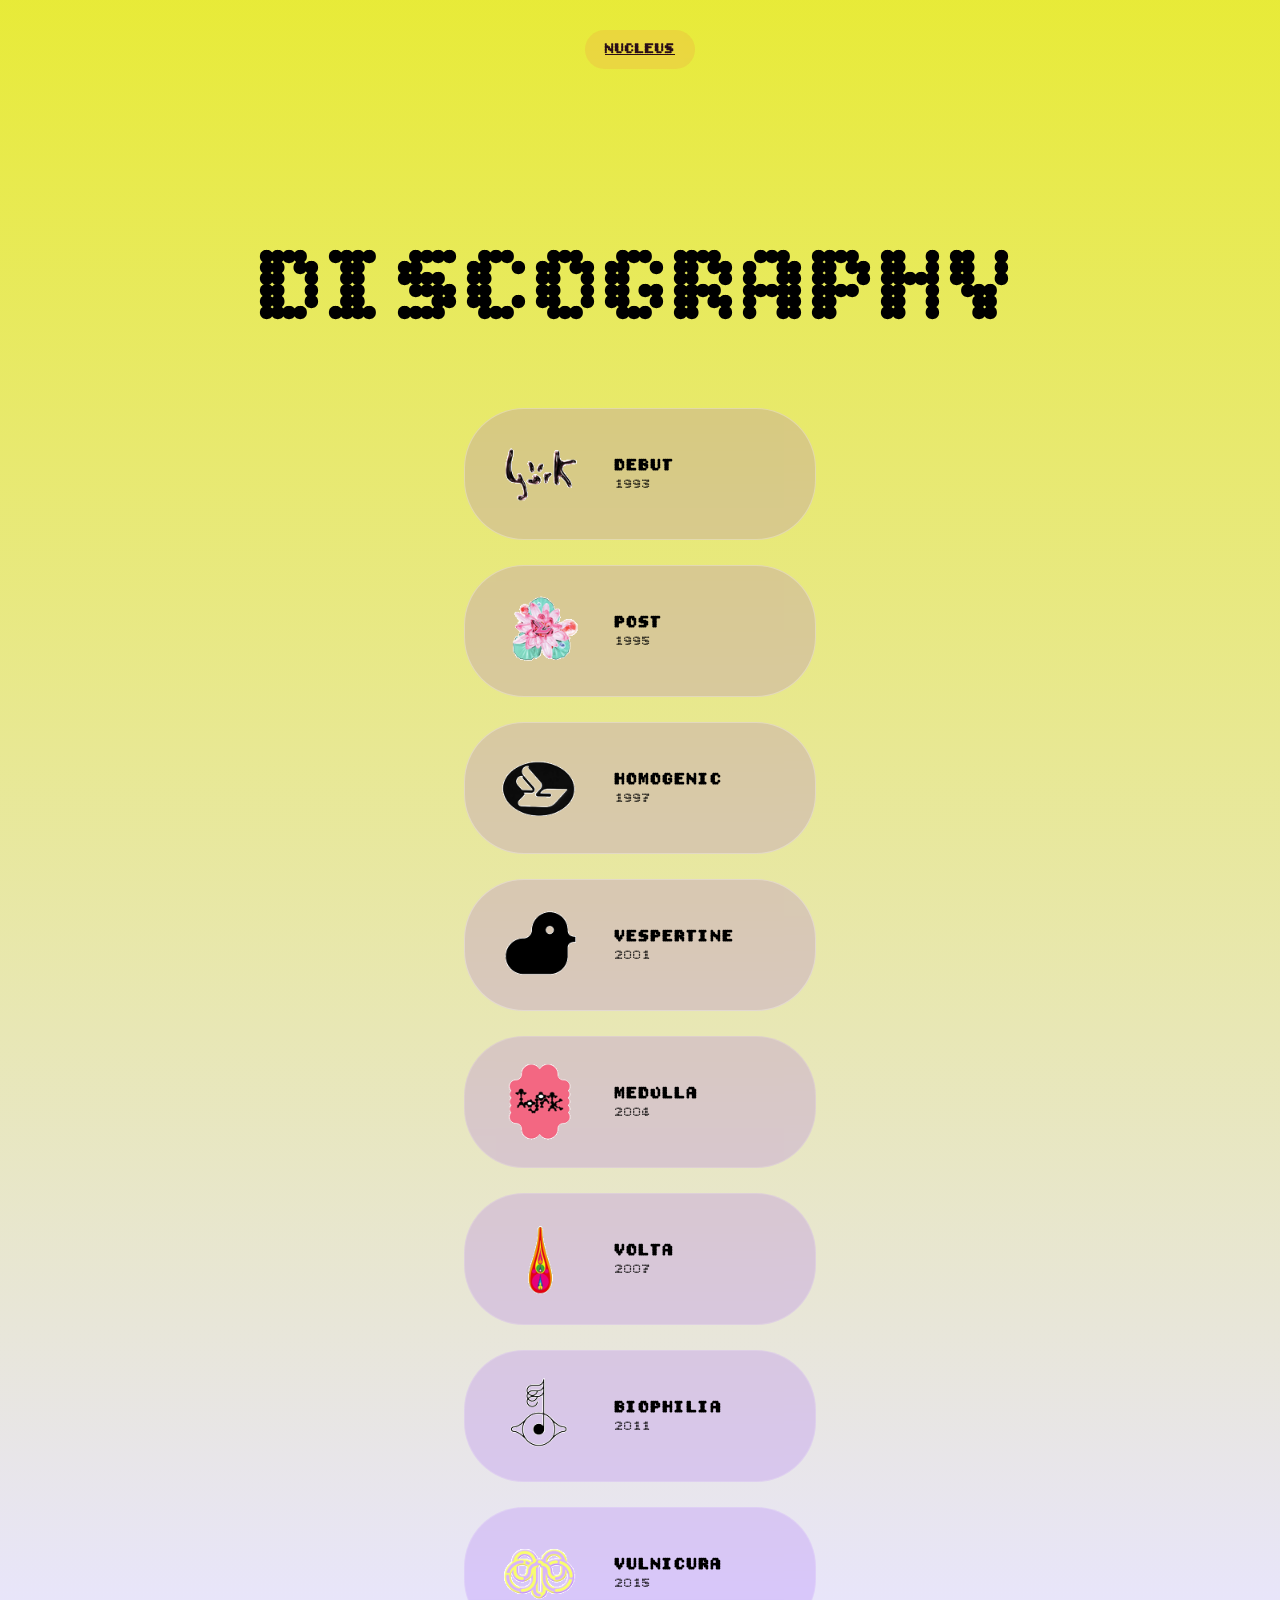
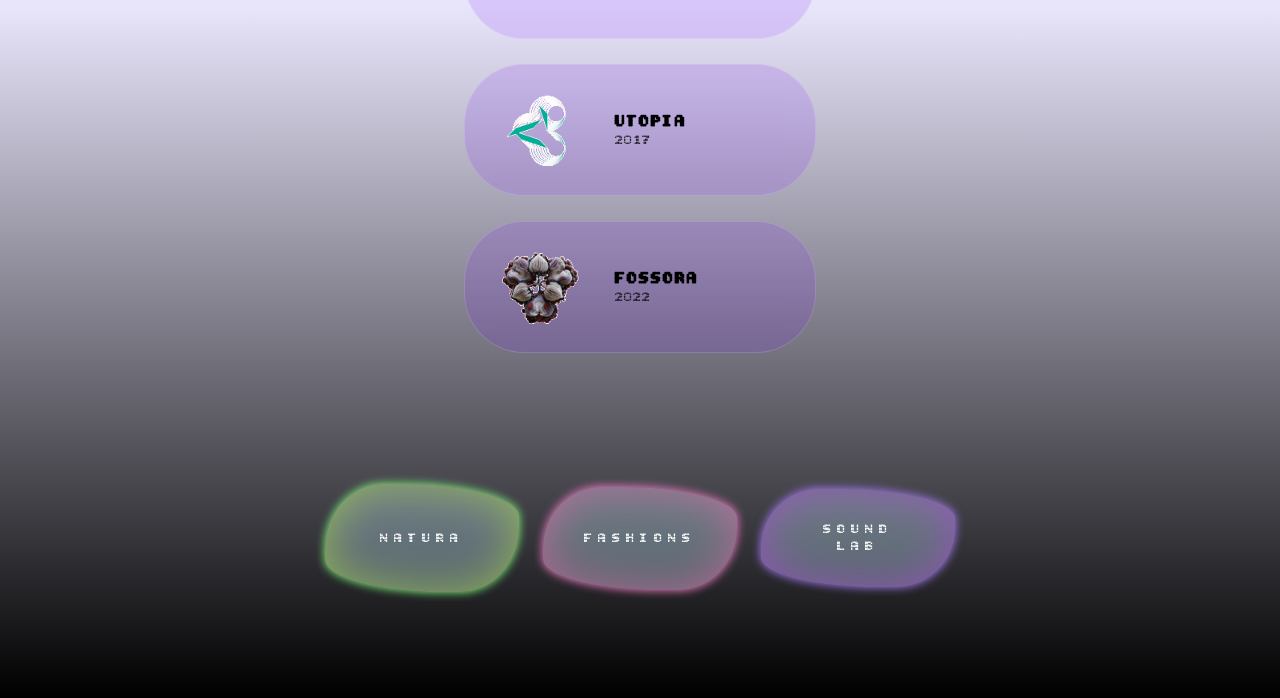
<file: eras.html>
<!DOCTYPE html>
    <title> BJÖRK :: MUSIC TIMELINE</title>
    
    <link rel="preconnect" href="https://fonts.googleapis.com">
    <link rel="preconnect" href="https://fonts.gstatic.com" crossorigin>
    <link href="https://fonts.googleapis.com/css2?family=Bitcount+Grid+Double:wght@100..900&display=swap" rel="stylesheet">
<link rel="stylesheet" href="style.css">

</head>
<body>

    <div class="nav-bar top-beans" style="margin-top: 30px;">
        <a href="index.html" class="nav-btn float-bean bean-nucleus">Nucleus</a>
    </div>

    <header>
        <h1>Discography</h1>
    </header>

    <main class="timeline-container">

        <div class="album-pill">
        <div class="art-wrapper">
        <img src="covers/debutlogo.gif" class="img-logo" alt="Debut Logo">
        <img src="covers/debut.gif" class="img-cover" alt="Debut Cover">
    </div>
    <div class="text-group">
        <span class="album-title">Debut</span>
        <span class="album-year">1993</span>
    </div>

</div>
        <div class="album-pill">
            <div class="art-wrapper">
            <img src="covers/postlogo.gif" class="img-logo" alt="Post Logo">
            <img src="covers/post.gif" class="img-cover" alt="Post Cover">
        </div>
            <div class="text-group">
                <span class="album-title">Post</span>
                <span class="album-year">1995</span>
            </div>
        </div>

        <div class="album-pill">
            <div class="art-wrapper">
            <img src="covers/homogeniclogo.gif" class="img-logo" alt="Homogenic Logo">
            <img src="covers/homogenic.gif" class="img-cover" alt="Homogenic Cover">
            </div>
            <div class="text-group">
                <span class="album-title">Homogenic</span>
                <span class="album-year">1997</span>
            </div>
        </div>

        <div class="album-pill">
            <div class="art-wrapper">
            <img src="covers/vespertinelogo.gif" class="img-logo" alt="Vespertine Logo">
            <img src="covers/vespertine.gif" class="img-cover" alt="Vespertine Cover">
        </div>
            <div class="text-group">
                <span class="album-title">Vespertine</span>
                <span class="album-year">2001</span>
            </div>
        </div>

        <div class="album-pill light-text">
           <div class="art-wrapper">
            <img src="covers/medullalogo.gif" class="img-logo" alt="Medulla Logo">
            <img src="covers/medulla.gif" class="img-cover" alt="Medulla Cover"></div>
            <div class="text-group">
                <span class="album-title">Medúlla</span>
                <span class="album-year">2004</span>
            </div>
        </div>

        <div class="album-pill light-text">
            <div class="art-wrapper">
            <img src="covers/voltalogo.gif" class="img-logo" alt="Volta Logo">
            <img src="covers/volta.gif" class="img-cover" alt="Volta Cover"></div>
            <div class="text-group">
                <span class="album-title">Volta</span>
                <span class="album-year">2007</span>
            </div>
        </div>

        <div class="album-pill light-text">
            <div class="art-wrapper">
            <img src="covers/biophilialogo.gif" class="img-logo" alt="Biophilia Logo">
            <img src="covers/biophilia.gif" class="img-cover" alt="Biophilia Cover"></div>
            <div class="text-group">
                <span class="album-title">Biophilia</span>
                <span class="album-year">2011</span>
            </div>
        </div>

        <div class="album-pill light-text">
            <div class="art-wrapper">
            <img src="covers/vulnicuralogo.gif" class="img-logo" alt="Vulnicura Logo">
            <img src="covers/vulnicura.gif" class="img-cover" alt="Vulnicura Cover"></div>
            <div class="text-group">
                <span class="album-title">Vulnicura</span>
                <span class="album-year">2015</span>
            </div>
        </div>

        <div class="album-pill light-text">
            <div class="art-wrapper">
            <img src="covers/utopialogo.gif" class="img-logo" alt="Utopia Logo">
            <img src="covers/utopia.gif" class="img-cover" alt="Utopia Cover"></div>
            <div class="text-group">
                <span class="album-title">Utopia</span>
                <span class="album-year">2017</span>
            </div>
        </div>

        <div class="album-pill light-text">
            <div class="art-wrapper">
            <img src="covers/fossoralogo.gif" class="img-logo" alt="Fossora Logo">
            <img src="covers/fossora.gif" class="img-cover" alt="Fossora Cover"></div>
            <div class="text-group">
                <span class="album-title">Fossora</span>
                <span class="album-year">2022</span>
            </div>
        </div>

<div class="bottom-nav">
            <a href="natura.html" class="nav-bean bean-1">NATURA</a>
            <a href="fashion.html" class="nav-bean bean-2">FASHIONS</a>
            <a href="soundboard.html" class="nav-bean bean-3">SOUND LAB</a>
        </div>

    </main>

</body>
</html>
</file>
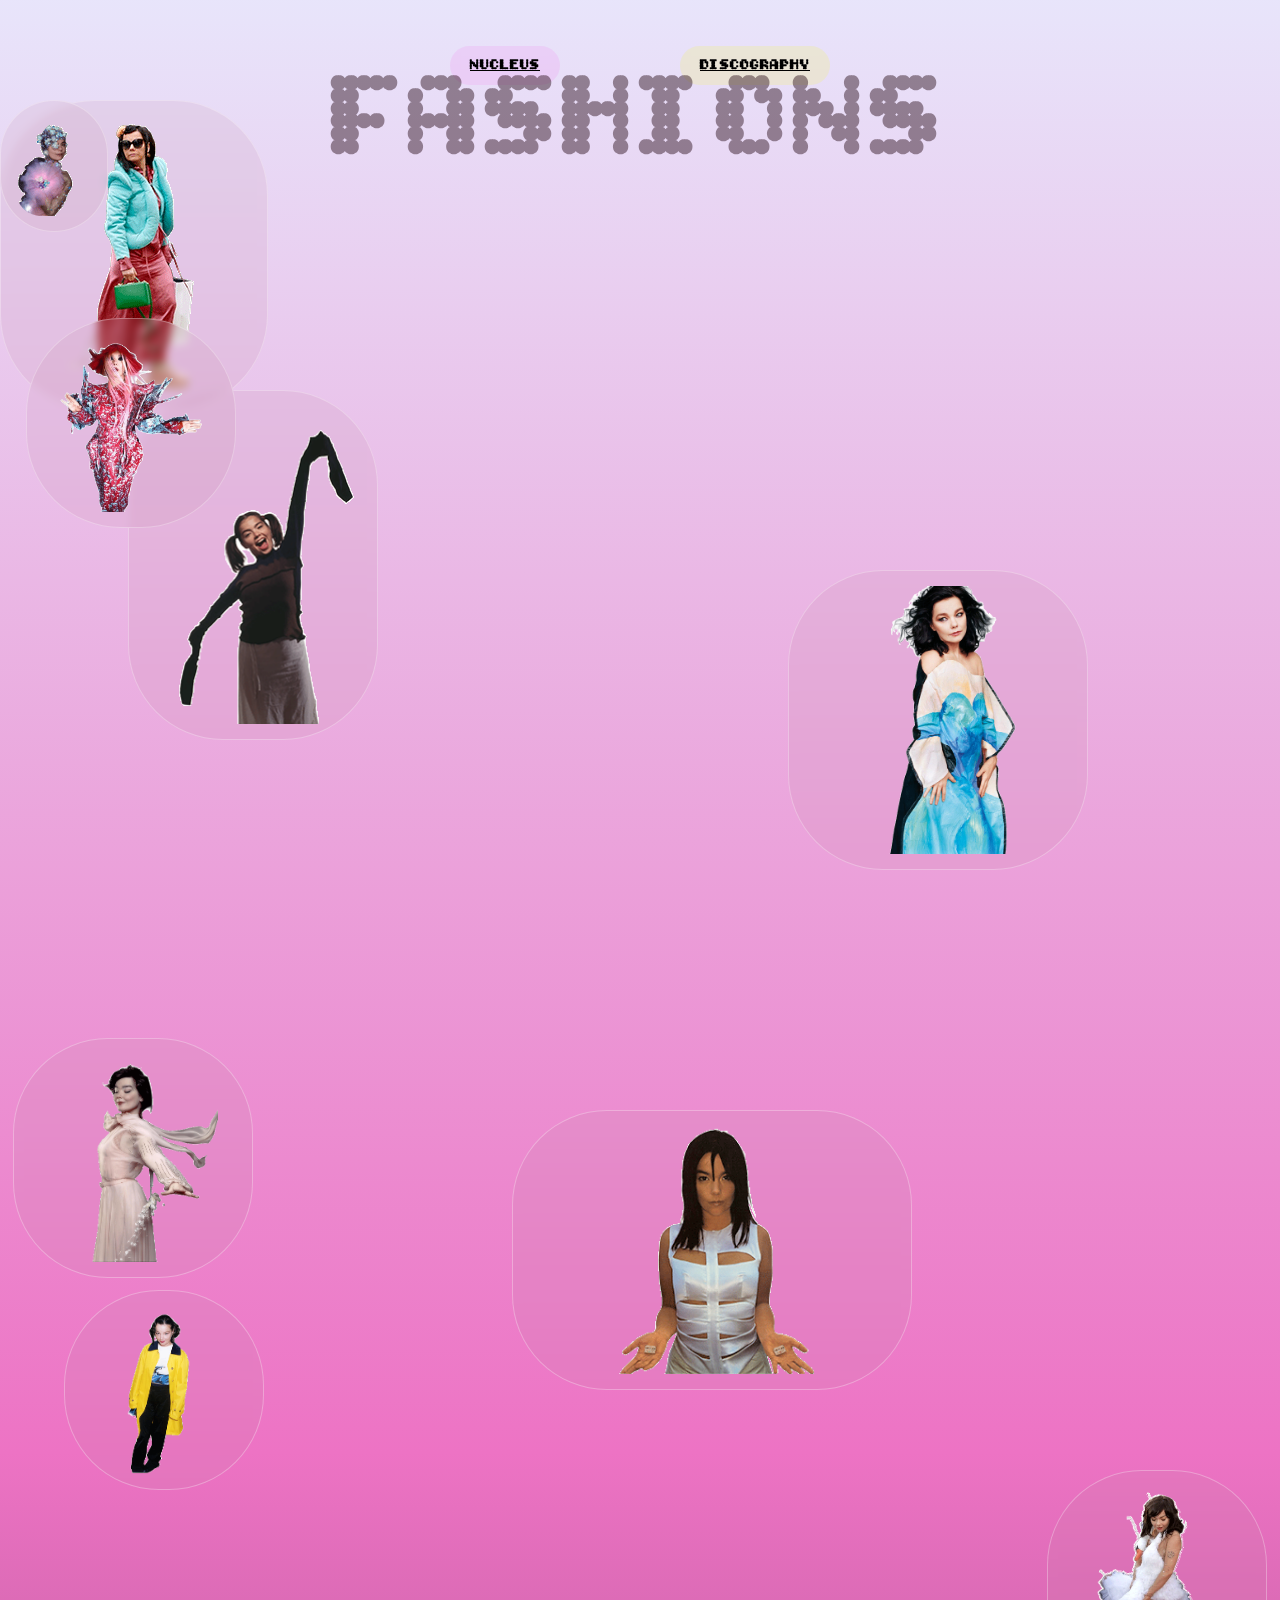
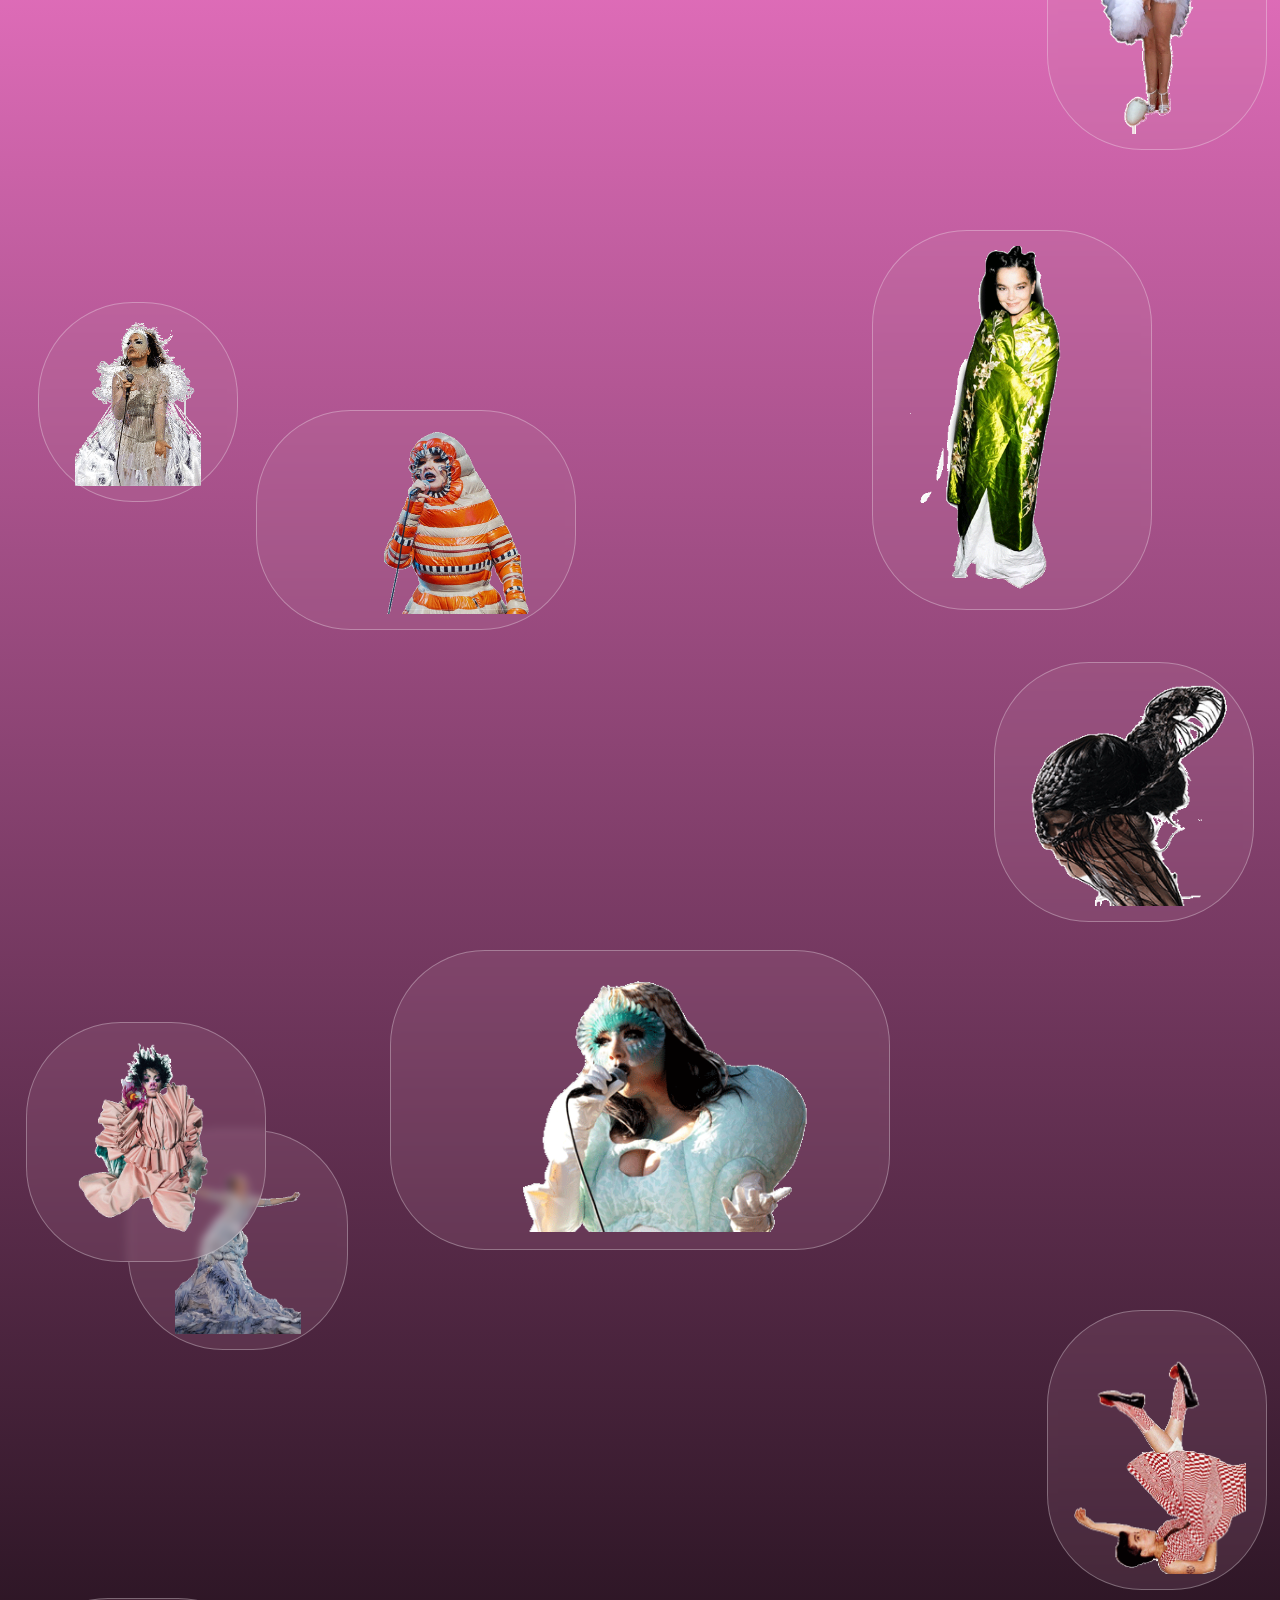
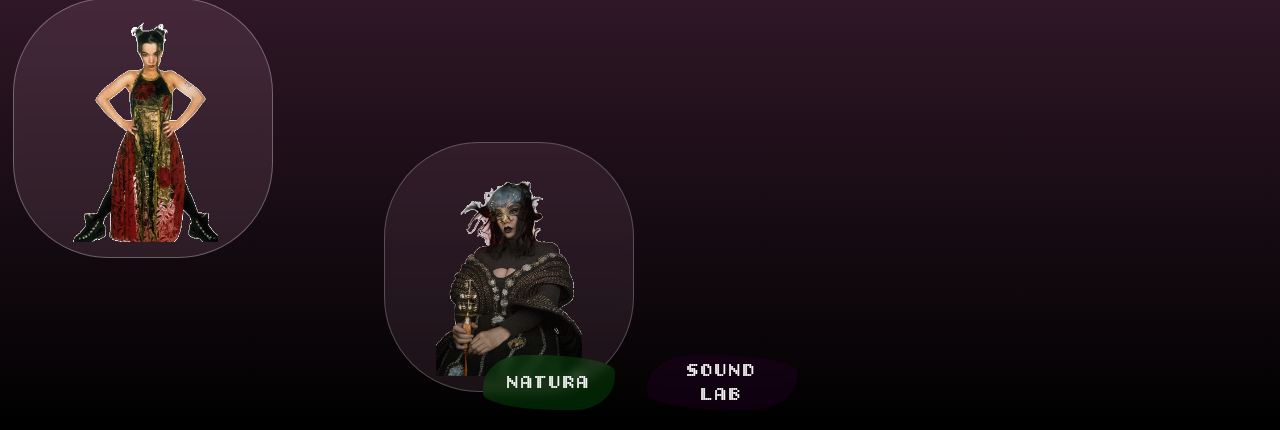
<file: fashion.html>
﻿<!DOCTYPE html>
<html lang="en">
<head>
    <meta charset="UTF-8">
    <meta name="viewport" content="width=device-width, initial-scale=1.0">
    <title>BJÖRK :: FASHIONS</title>
    
    <link rel="preconnect" href="https://fonts.googleapis.com">
    <link rel="preconnect" href="https://fonts.gstatic.com" crossorigin>
    <link href="https://fonts.googleapis.com/css2?family=Quicksand:wght@400;700&family=Bitcount+Grid+Double:wght@100..900&display=swap" rel="stylesheet">

    <style>
        * { margin: 0; padding: 0; box-sizing: border-box; }

        body {
            
            /* fashion gradient */
            background: linear-gradient(180deg,   
                hsla(249, 72%, 94%, 1) 0%,                    
                #ed73c4 40%,                   
                #000000 100%                   
            );
            min-height: 400vh; 
            overflow-x: hidden;
            position: relative;
        }

        .nav-fixed {
            position: fixed;
            top: 20px;
            width: 100%;
            display: flex;
            justify-content: space-between;
            padding: 0 30px;
            z-index: 1000;
            pointer-events: none;

        }

        .nav-btn {
            pointer-events: auto;
            font-family: 'Bitcount Grid Double', sans-serif;
            font-weight: 600;
            text-transform: uppercase;
            color: #2a0e18;
            background: rgba(255, 28, 70, 0.094);
            padding: 10px 20px;
            border-radius: 30px;
            backdrop-filter: blur(5px);
            transition: all 0.3s ease;
        }

        .nav-btn:hover { background: white; transform: scale(1.1); }

        .nav-bar.top-beans {
            position: relative;
            height: 70px;
            gap: 120px;
        }
        .nav-btn.float-bean {
            will-change: transform;
            animation: float 6s ease-in-out infinite;
        }
        .nav-btn.float-bean.bean-nucleus {
            background: rgba(255, 80, 238, 0.116);
            color: #000000;
            animation-delay: 0s;
        }
        .nav-btn.float-bean.bean-discog {
            background: rgba(246, 255, 0, 0.137);
            color: #000000;
            animation-delay: 0.6s;
        }
        @keyframes float {
            0%, 100% { transform: translateY(0) translateX(0) rotate(0deg); }
            33% { transform: translateY(-20px) translateX(10px) rotate(2deg); }
            66% { transform: translateY(10px) translateX(-10px) rotate(-2deg); }
        }

        .nav-bar {
            display: flex;
            gap: 20px;
            justify-content: center;
            align-items: center;
            
        }

        .nav-bar.bottom-fixed {
            position: absolute;
            left: 0;
            bottom: 0;
            width: 100vw;
            justify-content: center;
            align-items: center;
            background: none;
            z-index: 100;
            margin-bottom: 0;
            padding-bottom: 20px;
        
        }
        .nav-bean {
            display: flex;
            align-items: center;
            justify-content: center;
            font-weight: 400;
            letter-spacing: 2px;
            font-family: 'Bitcount Grid Double', sans-serif;
            font-size: 1.3rem;
            text-transform: uppercase;
            text-align: center;
            text-decoration: none;
            padding: 0 24px;
            min-width: 100px;
            max-width: 150px;
            height: 55px;
            margin: 0 6px;
            transition: all 0.3s ease;
            border-radius: 30% 60% 30% 60% / 60% 30% 60% 30%;
        }
        .bean-1 {
            background: rgba(0, 255, 17, 0.135);
            color: rgb(255, 255, 255);
        }
        .bean-1:hover {
            background: rgba(127, 255, 127, 0.25);
            color: #ffffff;
            box-shadow: 0 0 50px 16px #7fff7f, 0 0 560px 8px #7fff7f, inset 0 0 45px rgba(167, 212, 75, 0.774);
        }
        .bean-2 {
            background: rgba(52, 1, 54, 0.253);
            color: #ffffff;
        }
        .bean-2:hover {
            background: rgba(255, 127, 207, 0.25);
            color: #ffffff;
            box-shadow: 0 0 50px 16px #610169, 0 0 30px 8px #220233, inset 0 0 45px rgba(255, 105, 180, 0.5);
        }
   
        .cell {
            position: absolute; 
            background: rgba(193, 140, 169, 0.15);
            backdrop-filter: blur(4px);
            border: 1px solid rgba(255, 255, 255, 0.3);
            border-radius: 95px;
            padding: 15px;
            animation: floatCell 8s ease-in-out infinite;
            transition: transform 0.3s ease;
        }

        .cell:hover {
            z-index: 500;
            transform: scale(1.2) rotate(0deg) !important;
            background: rgba(255, 255, 255, 0.148);
            cursor: pointer;
            animation-play-state: paused; 
        }

        .cell img {
            width: 100%;
            height: 100%;
            object-fit: contain;
            border-radius: 25px;
            display: block;
            background-color: #ffd5f400;
        }


        .c1 { top: 10%; left: 10%; width: 250px; height: 350px; animation-delay: 0s; }
        .c2 { top: 15%; right: 15%; width: 300px; height: 300px; animation-duration: 10s; }
        .c3 { top: 30%; left: 40%; width: 400px; height: 280px; animation-duration: 12s; z-index: 10; } /* Big feature image */
        .c4 { top: 35%; left: 5%; width: 200px; height: 200px; animation-duration: 7s; }
        .c5 { top: 50%; right: 10%; width: 280px; height: 380px; animation-delay: 2s; }
        .c6 { top: 55%; left: 20%; width: 320px; height: 220px; animation-duration: 9s; }
        .c7 { top: 70%; left: 50%; transform: translateX(-50%); width: 500px; height: 300px; } /* Huge landscape */
        .c8 { top: 75%; left: 10%; width: 220px; height: 220px; animation-delay: 1s; }
        .c10 { top: 92%; left: 30%; width: 250px; height: 250px; opacity: 0.8; }
        .c11 { top: 8%; left: 2%; width: 210px; height: 210px; animation-delay: 1s; }
        .c13 { top: 28%; left: 1%; width: 240px; height: 240px; animation-delay: 2s; }
        .c14 { top: 40%; right: 1%; width: 220px; height: 280px; animation-duration: 9s; }
        .c15 { top: 52%; left: 3%; width: 200px; height: 200px; animation-delay: 1.5s; }
        .c16 { top: 62%; right: 2%; width: 260px; height: 260px; animation-duration: 10s; }
        .c17 { top: 72%; left: 2%; width: 240px; height: 240px; animation-delay: 2.5s; }
        .c18 { top: 80%; right: 1%; width: 220px; height: 280px; animation-duration: 7s; }
        .c19 { top: 88%; left: 1%; width: 260px; height: 260px; animation-delay: 3s; }

        .bg-title {
            position: fixed;
            top: 5%;
            width: 100%;
            text-align: center;
            font-size: 8rem;
            font-weight: 500;
            color: rgba(42, 14, 24, 0.457);
            text-transform: uppercase;
            z-index: 0;
            font-family: 'Bitcount Grid Double', sans-serif;
        }

        @keyframes floatCell {
            0%, 100% { transform: translateY(0) rotate(2deg); }
            50% { transform: translateY(-30px) rotate(-2deg); }
        }

    </style>
</head>
<body>

    <div class="nav-bar top-beans" style="margin-top: 30px;">
        <a href="index.html" class="nav-btn float-bean bean-nucleus">Nucleus</a>
        <a href="eras.html" class="nav-btn float-bean bean-discog">Discography</a>
    </div>

    <div class="nav-bar bottom-fixed">
        <a href="natura.html" class="nav-btn nav-bean bean-1">NATURA</a>
        <a href="soundboard.html" class="nav-btn nav-bean bean-2">SOUND LAB</a>
    </div>

    <div class="bg-title">FASHIONS</div>

    <div class="cell c1">
        <img src="images/debutstyle.gif" alt="debutstyle">
    </div>
    <div class="cell c2">
        <img src="images/bjork-dress.gif" alt="streetstyle">
    </div>
    <div class="cell c3">
        <img src="images/poststyle.gif" alt="post style">
    </div>
    <div class="cell c4">
        <img src="images/bjork-redcarpet.gif" alt="Bjork">
    </div>
    <div class="cell c5">
        <img src="images/bjork-redcarpet2.gif" alt="Bjork">
    </div>
    <div class="cell c6">
        <img src="images/bjork-cornucopia.gif" alt="Bjork">
    </div>
    <div class="cell c7">
        <img src="images/bjork-coachella.gif" alt="Bjork">
    </div>
    <div class="cell c8">
        <img src="images/bjork-oceaniadress.gif" alt="Bjork">
    </div>
    <div class="cell c9">
        <img src="images/streetstyle.gif" alt="Bjork">
    </div>
    <div class="cell c10">
        <img src="images/bjork-fossoradress.gif" alt="Bjork">
    </div>
    <div class="cell c11">
        <img src="images/bjork-fossoradress2.gif" alt="Bjork">
    </div>
    <div class="cell c12">
        <img src="images/bjork-crystaldress.gif" alt="Bjork">
    </div>
    <div class="cell c13">
        <img src="images/bjork-vespertinedress.gif" alt="Bjork">
    </div>
    <div class="cell c14">
        <img src="images/bjork-swandress.gif" alt="Bjork">
    </div>
    <div class="cell c15">
        <img src="images/cornucopia.gif" alt="Bjork">
    </div>
    <div class="cell c16">
        <img src="images/medullahair.gif" alt="Bjork">
    </div>
    <div class="cell c17">
        <img src="images/bjork-utopiadress.gif" alt="Bjork">
    </div>
    <div class="cell c18">
        <img src="images/bjork-photoshoot2.gif" alt="Bjork">
    </div>
    <div class="cell c19">
        <img src="images/bjork-photoshoot.gif" alt="Bjork">
    </div>

</body>
</html>
</file>
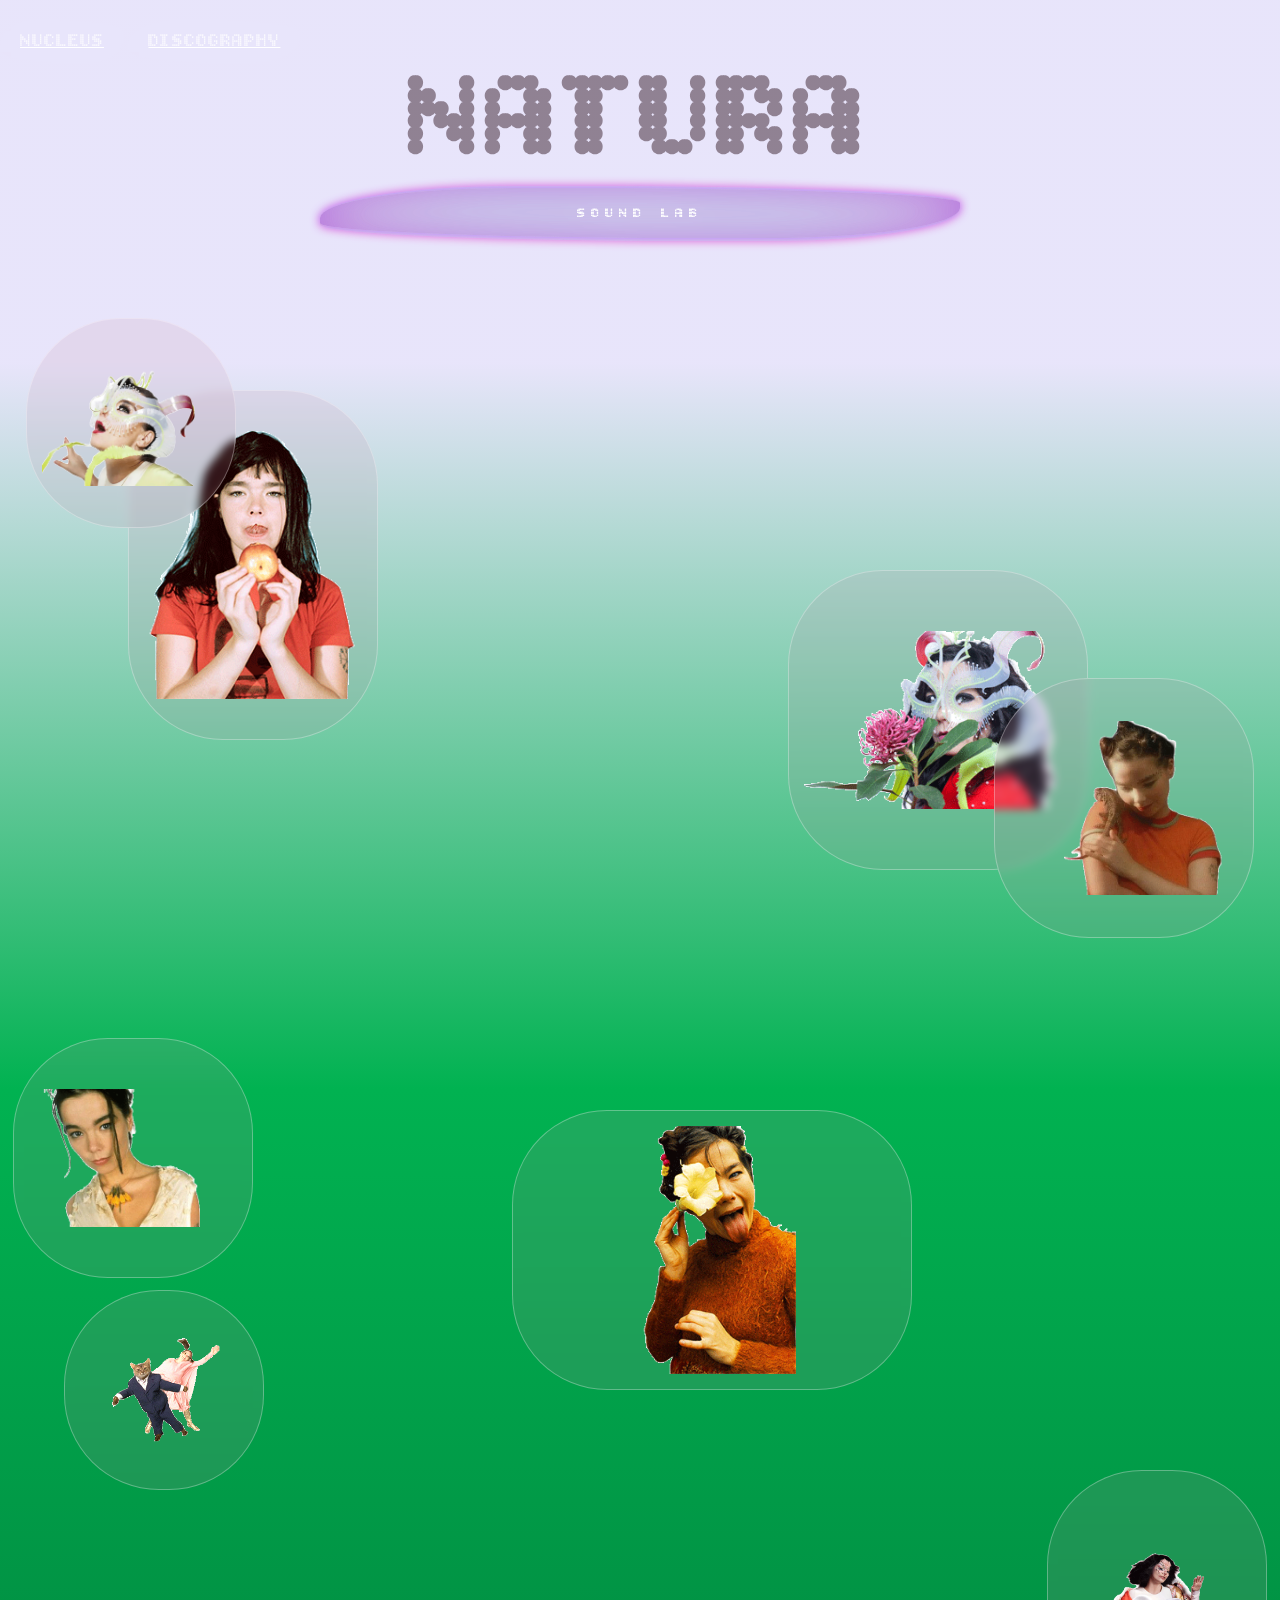
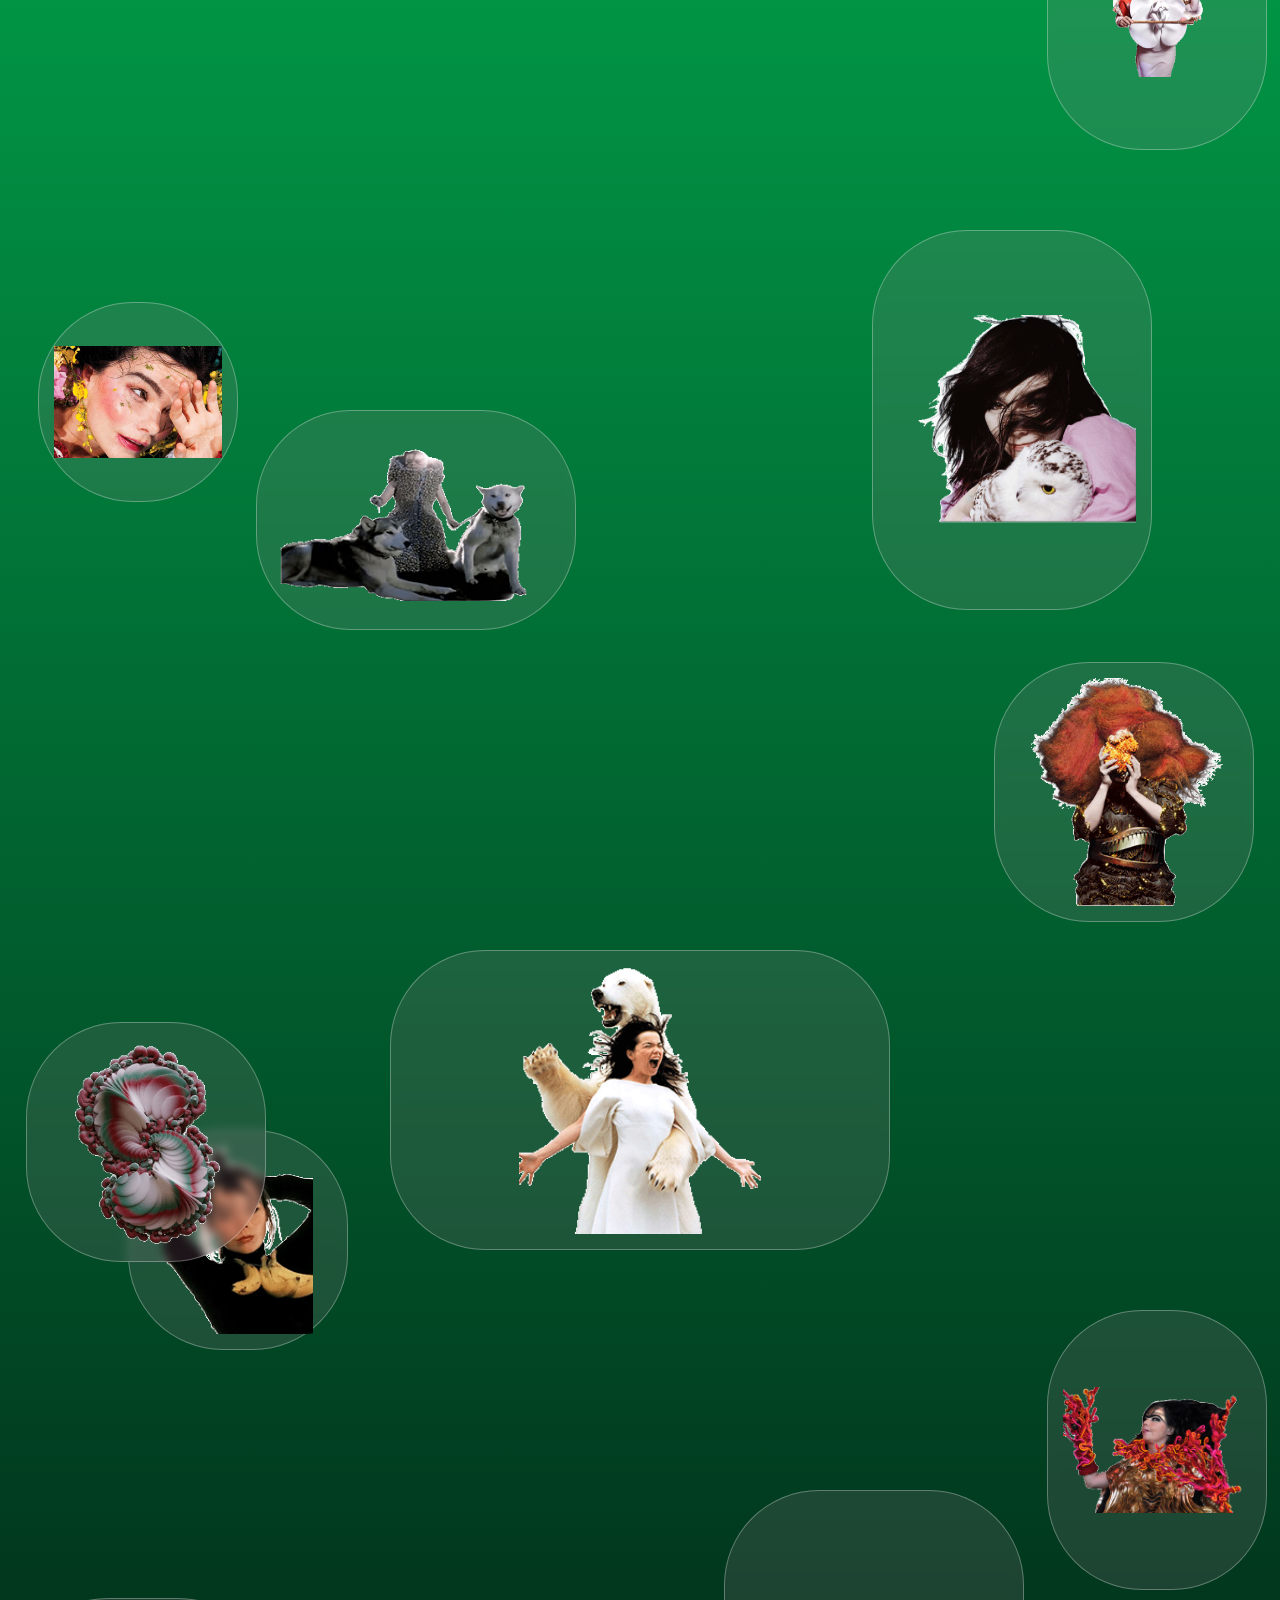
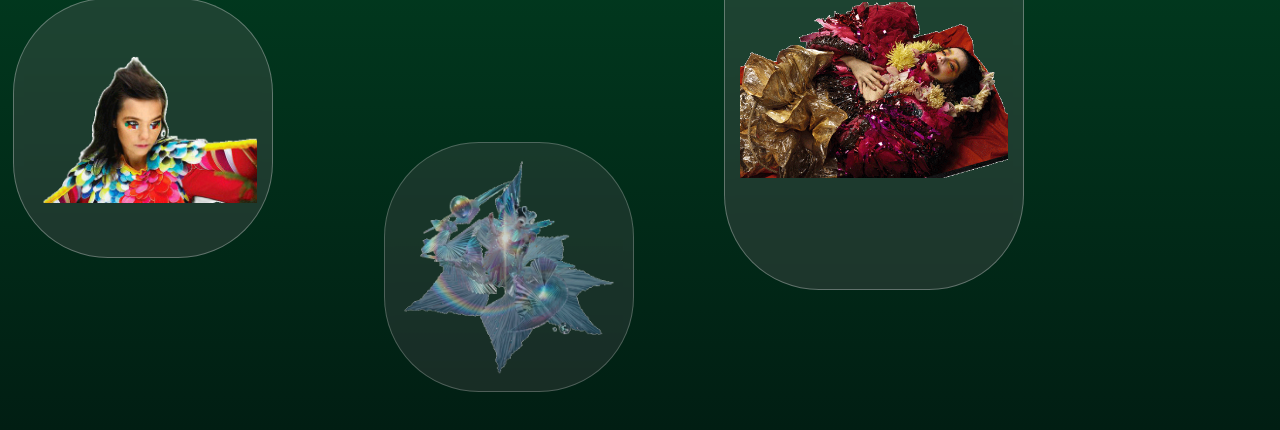
<file: natura.html>
<!DOCTYPE html>
<html lang="en">
<head>
    <meta charset="UTF-8">
    <meta name="viewport" content="width=device-width, initial-scale=1.0">
    <title>BJÖRK :: NATURA</title>
    
    <link rel="preconnect" href="https://fonts.googleapis.com">
    <link rel="preconnect" href="https://fonts.gstatic.com" crossorigin>
    <link href="https://fonts.googleapis.com/css2?family=Bitcount+Grid+Double:wght@100..900&display=swap" rel="stylesheet">

    <style>
        * { margin: 0; padding: 0; box-sizing: border-box; }
        body {
            font-family: 'Quicksand', sans-serif;
            
            background: linear-gradient(180deg,       
                hsla(249, 72%, 94%, 1) 10%,                    
                #01b251 30%,                   
                #011e13 100%                   
            );
            min-height: 400vh; 
            overflow-x: hidden;
            position: relative;
        }

        .nav-btn {
            pointer-events: auto;
            font-weight: 700;
            text-transform: uppercase;
            font-family: 'Bitcount Grid Double', sans-serif;
            font-size: 1.2rem;
            color: #ffffff;
            font-weight: 300;
            padding: 10px 20px;
            border-radius: 30px;
            backdrop-filter: blur(5px);
            transition: all 0.3s ease;
            border-radius: 30% 60% 30% 60% / 60% 30% 60% 30%;
        }

.nav-bean {
    position: absolute;
    padding: 24px 37px;
    color: white;
    text-decoration: none;
    font-weight: 400;
    letter-spacing: 5px;
    font-size: 0.9rem;
    text-transform: uppercase;
    text-align: center;
    display: flex;
    align-items: center;
    justify-content: center;
    height: 70px;
    min-width: 120px;
    background: rgba(185, 223, 240, 0.358);
    backdrop-filter: blur(16px);
    box-shadow: inset 0 0 45px rgba(167, 75, 212, 0.674);
    border-radius: 30% 60% 30% 60% / 60% 30% 60% 30%;
    animation: float 6s ease-in-out infinite;
    transition: all 0.3s ease;
}

.bean-1 {
    animation-delay: 0s;
    box-shadow: 0 0 10px 0px #7fff7f, inset 0 0 45px rgba(167, 212, 75, 0.674);
    width: 70%;
    height: 60px;
    top: 40px;
}
.bean-2 {
    animation-delay: 1s;
    box-shadow: 0 0 10px 0px #ff7fcf, inset 0 0 45px rgba(255, 105, 180, 0.5);
    width: 50%;
    height: 55px;
}
.bean-3 {
    animation-delay: 2s;
    box-shadow: 0 0 10px 0px #a97fff, inset 0 0 45px rgba(167, 75, 212, 0.674);
    width: 50%;
    height: 50px;
}


.nav-bean:hover {
    animation-play-state: paused;
    transform: scale(1.3) rotate(-12deg);
}

.bean-1:hover {
    background: rgba(127, 255, 127, 0.25);
    color: #000000;
    box-shadow: 0 0 50px 16px #7fff7f, 0 0 30px 8px #7fff7f, inset 0 0 45px rgba(167, 212, 75, 0.674);
}
.bean-2:hover {
    background: rgba(255, 127, 207, 0.25);
    color: #000000;
    box-shadow: 0 0 50px 16px #ff7fcf, 0 0 30px 8px #ff7fcf, inset 0 0 45px rgba(255, 105, 180, 0.5);
}
.bean-3:hover {
    background: rgba(169, 127, 255, 0.25);
    color: #000000;
    box-shadow: 0 0 50px 16px #a97fff, 0 0 30px 8px #a97fff, inset 0 0 45px rgba(167, 75, 212, 0.674);
}

@keyframes float {
    0%, 100% { transform: translateY(0) translateX(0) rotate(0deg); }
    33% { transform: translateY(-20px) translateX(10px) rotate(2deg); }
    66% { transform: translateY(10px) translateX(-10px) rotate(-2deg); }
}
.bottom-nav {
    margin-top: 100px;
    position: relative;
    height: 120px;
    width: 100%;
    font-family: 'Bitcount Grid Double', sans-serif;
    font-weight: 500;
    display: flex;
    justify-content: center;
    align-items: center;
    gap: 24px;
    margin-left: auto;
    margin-right: auto;
}

        .cell {
            position: absolute; 
            background: rgba(193, 140, 169, 0.15);
            backdrop-filter: blur(4px);
            border: 1px solid rgba(255, 255, 255, 0.3);
            border-radius: 95px;
            padding: 15px;
            animation: floatCell 8s ease-in-out infinite;
            transition: transform 0.3s ease;
        }

        .cell:hover {
            z-index: 500;
            transform: scale(1.2) rotate(0deg) !important;
            background: rgba(255, 255, 255, 0.148);
            cursor: pointer;
            animation-play-state: paused; 
        }

        .cell img {
            width: 100%;
            height: 100%;
            object-fit: contain;
            border-radius: 25px;
            display: block;
            background-color: #ffd5f400;
        }

        .c1 { top: 10%; left: 10%; width: 250px; height: 350px; animation-delay: 0s; }
        .c2 { top: 15%; right: 15%; width: 300px; height: 300px; animation-duration: 10s; }
        .c3 { top: 30%; left: 40%; width: 400px; height: 280px; animation-duration: 12s; z-index: 10; } /* Big feature image */
        .c4 { top: 35%; left: 5%; width: 200px; height: 200px; animation-duration: 7s; }
        .c5 { top: 50%; right: 10%; width: 280px; height: 380px; animation-delay: 2s; }
        .c6 { top: 55%; left: 20%; width: 320px; height: 220px; animation-duration: 9s; }
        .c7 { top: 70%; left: 50%; transform: translateX(-50%); width: 500px; height: 300px; } /* Huge landscape */
        .c8 { top: 75%; left: 10%; width: 220px; height: 220px; animation-delay: 1s; }
        .c9 { top: 85%; right: 20%; width: 300px; height: 400px; animation-duration: 11s; }
        .c10 { top: 92%; left: 30%; width: 250px; height: 250px; opacity: 0.8; }
        .c11 { top: 8%; left: 2%; width: 210px; height: 210px; animation-delay: 1s; }
        .c12 { top: 18%; right: 2%; width: 260px; height: 260px; animation-duration: 8s; }
        .c13 { top: 28%; left: 1%; width: 240px; height: 240px; animation-delay: 2s; }
        .c14 { top: 40%; right: 1%; width: 220px; height: 280px; animation-duration: 9s; }
        .c15 { top: 52%; left: 3%; width: 200px; height: 200px; animation-delay: 1.5s; }
        .c16 { top: 62%; right: 2%; width: 260px; height: 260px; animation-duration: 10s; }
        .c17 { top: 72%; left: 2%; width: 240px; height: 240px; animation-delay: 2.5s; }
        .c18 { top: 80%; right: 1%; width: 220px; height: 280px; animation-duration: 7s; }
        .c19 { top: 88%; left: 1%; width: 260px; height: 260px; animation-delay: 3s; }

        .bg-title {
            position: fixed;
            top: 5%;
            width: 100%;
            text-align: center;
            font-size: 8rem;
            font-weight: 500;
            color: rgba(42, 14, 24, 0.457);
            text-transform: uppercase;
            z-index: 0;
            font-family: 'Bitcount Grid Double', sans-serif;
        }

        .nav-bar.bottom-fixed {
            position: absolute;
            left: 0;
            bottom: 0;
            width: 50vw;
            justify-content: center;
            align-items: center;
            background: none;
            z-index: 100;
            margin-bottom: 10;
            padding-bottom: 40px;
            gap: 16px;
        }
        .nav-bar.bottom-fixed .nav-bean {
            padding: 6px 12px;
            font-size: 0.9rem;
            min-width: 40px;
            width: 60px;
            height: auto;
        }
        .nav-bar.bottom-fixed .bean-1,
        .nav-bar.bottom-fixed .bean-2,
        .nav-bar.bottom-fixed .bean-3 {
            width: auto !important;
            height: auto !important;
        }

    </style>
</head>
<body>

    <div class="nav-bar top-beans" style="margin-top: 30px;">
        <a href="index.html" class="nav-btn float-bean bean-nucleus">Nucleus</a>
        <a href="eras.html" class="nav-btn float-bean bean-discog">Discography</a>
    </div>

    <div class="bottom-nav">
            <a href="fashion.html" class="nav-bean bean-2">FASHIONS</a>
            <a href="soundboard.html" class="nav-bean bean-3">SOUND LAB</a>
    </div>

    <div class="bg-title">NATURA</div>

    <div class="cell c1">
        <img src="images/bjork-and-apple.gif" alt="debutstyle">
    </div>
    <div class="cell c2">
        <img src="images/bjork_and_flowermask.gif" alt="streetstyle">
    </div>
    <div class="cell c3">
        <img src="images/bjork-and-a-flower.gif" alt="post style">
    </div>
    <div class="cell c4">
        <img src="images/bjork-and-a-cat.gif" alt="Bjork">
    </div>
    <div class="cell c5">
        <img src="images/bjork_and_owl.gif" alt="Bjork">
    </div>
    <div class="cell c6">
        <img src="images/bjork-and-huskies.gif" alt="Bjork">
    </div>
    <div class="cell c7">
        <img src="images/bjork-and-a-polar-bear.gif" alt="Bjork">
    </div>
    <div class="cell c8">
        <img src="images/bjork_bananal.gif" alt="Bjork">
    </div>
    <div class="cell c9">
        <img src="images/bjork-flowerbed.gif" alt="Bjork">
    </div>
    <div class="cell c10">
        <img src="images/bjork_wings.gif" alt="Bjork">
    </div>
    <div class="cell c11">
        <img src="images/bjork_and_flowermask2.gif" alt="Bjork">
    </div>
    <div class="cell c12">
        <img src="images/bjork_and_lizard.gif" alt="Bjork">
    </div>
    <div class="cell c13">
        <img src="images/bjork_and_flowernecklace.gif" alt="Bjork">
    </div>
    <div class="cell c14">
        <img src="images/bjork_and_flowerdress.gif" alt="Bjork">
    </div>
    <div class="cell c15">
        <img src="images/bjork_and_flowers.gif" alt="Bjork">
    </div>
    <div class="cell c16">
        <img src="images/bjork_and_coral.gif" alt="Bjork">
    </div>
    <div class="cell c17">
        <img src="images/mushrooms.gif" alt="Bjork">
    </div>
    <div class="cell c18">
        <img src="images/bjork_and_coraldress.gif" alt="Bjork">
    </div>
    <div class="cell c19">
        <img src="images/bjork_and_featherldress.gif" alt="Bjork">
    </div>

    <div class="
</file>
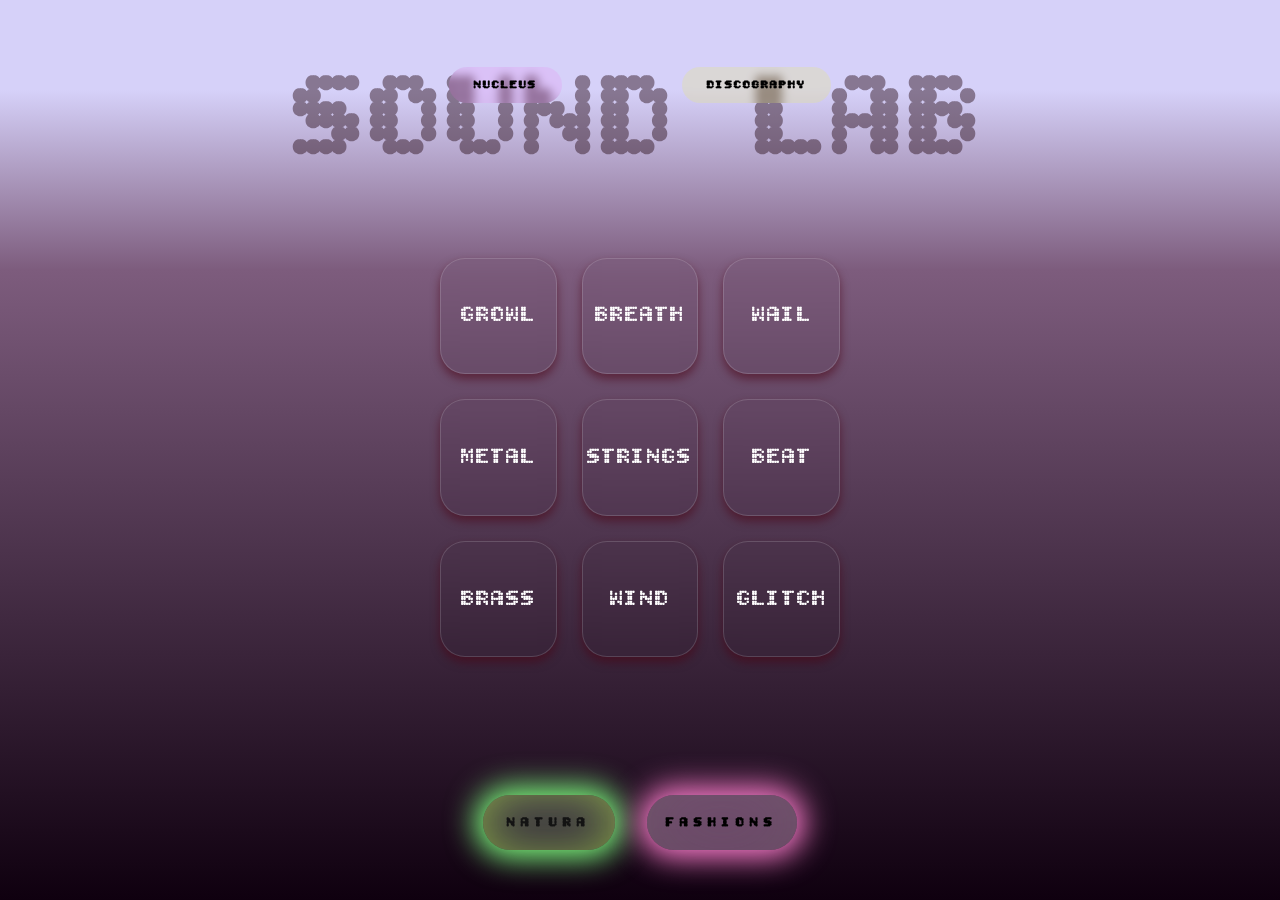
<file: soundboard.html>
<!DOCTYPE html>
<html lang="en">
<head>
    <meta charset="UTF-8">
    <meta name="viewport" content="width=device-width, initial-scale=1.0">
    <title>BJÖRK :: SOUND LAB</title>
    
<link rel="preconnect" href="https://fonts.googleapis.com">
<link rel="preconnect" href="https://fonts.gstatic.com" crossorigin>
<link href="https://fonts.googleapis.com/css2?family=Bitcount+Grid+Double:wght@100..900&family=Cairo:wght@200..1000&family=Chivo+Mono:ital,wght@0,100..900;1,100..900&family=Hanken+Grotesk:ital,wght@0,100..900;1,100..900&family=Host+Grotesk:ital,wght@0,300..800;1,300..800&family=Jura:wght@300..700&family=Metrophobic&family=Michroma&family=Poiret+One&family=Rajdhani:wght@300;400;500;600;700&family=Raleway:ital,wght@0,100..900;1,100..900&family=Saira:ital,wght@0,100..900;1,100..900&family=Smooch+Sans:wght@100..900&family=Space+Grotesk:wght@300..700&family=Vollkorn:ital,wght@0,400..900;1,400..900&display=swap" rel="stylesheet">

    <style>

        * { margin: 0; padding: 0; box-sizing: border-box; }

        body {
            font-family: 'Bitcount Grid Double', sans-serif;
            height: 100vh;
            overflow: hidden; 
            
            /* The Gradient Background */
            background: linear-gradient(180deg,      
                rgb(214, 209, 249) 10%,    
                #7d5c7d 30%,                   
                #0f000f 100%                   
            );
            
            display: flex;
            flex-direction: column;
            justify-content: space-between;
            align-items: center;
            padding: 20px;
        }


        .nav-bar {
            display: flex;
            gap: 20px;
            z-index: 100;
            justify-content: center;
            align-items: center;
        }

        .nav-btn {
            padding: 10px 25px;
            text-decoration: none;
            color: #000000;
            font-weight: 700;
            text-transform: uppercase;
            letter-spacing: 1px;
            font-size: 0.8rem;
            background: rgba(255, 255, 255, 0.3);
            backdrop-filter: blur(5px);
            border-radius: 30px;
            transition: all 0.3s ease;
            position: relative;
            z-index: 2;
        }

 
        .nav-bar.top-beans {
            position: relative;
            height: 70px;
            gap: 120px;
        }
        .nav-btn.float-bean {
            will-change: transform;
            animation: float 6s ease-in-out infinite;
        }
        .nav-btn.float-bean.bean-nucleus {
            background: rgba(255, 80, 238, 0.116);
            color: #000000;
            animation-delay: 0s;
        }
        .nav-btn.float-bean.bean-discog {
            background: rgba(246, 255, 0, 0.137);
            color: #000000;
            animation-delay: 0.6s;
        }
      
        @keyframes float {
            0%, 100% { transform: translateY(0) translateX(0) rotate(0deg); }
            33% { transform: translateY(-20px) translateX(10px) rotate(2deg); }
            66% { transform: translateY(10px) translateX(-10px) rotate(-2deg); }
        }

        .nav-bean {
            display: flex;
            align-items: center;
            justify-content: center;
            font-weight: 700;
            letter-spacing: 5px;
            font-size: 0.9rem;
            text-transform: uppercase;
            text-align: center;
            text-decoration: none;
            padding: 0 24px;
            min-width: 100px;
            max-width: 150px;
            height: 55px;
            margin: 0 6px;
            transition: all 0.3s ease;
        }


        .bean-1 {
            background: rgba(185, 223, 240, 0.176);
            color: rgb(19, 19, 19);
            box-shadow: 0 0 30px 8px #7fff7f, inset 0 0 45px rgba(167, 212, 75, 0.674);
        }
        .bean-1:hover {
            background: rgba(127, 255, 127, 0.25);
            color: #ffffff;
            box-shadow: 0 0 50px 16px #7fff7f, 0 0 560px 8px #7fff7f, inset 0 0 45px rgba(167, 212, 75, 0.774);
        }


        .bean-2 {
            background: rgba(255, 183, 250, 0.358);
            color: #000000;
            box-shadow: 0 0 30px 8px #ff7fcf, inset 0 0 65px rgba(112, 94, 103, 0.5);
        }
        .bean-2:hover {
            background: rgba(255, 127, 207, 0.25);
            color: #ffffff;
            box-shadow: 0 0 50px 16px #ff7fcf, 0 0 30px 8px #ff7fcf, inset 0 0 45px rgba(255, 105, 180, 0.5);
        }

        /* --- 3. THE SOUND GRID  --- */
        .sound-grid {
            display: grid;
            grid-template-columns: repeat(3, 1fr); 
            grid-template-rows: repeat(3, 1fr);    
            gap: 25px;
            width: 400px;
            height: 400px;
        }

        /* --- 4. THE SOUND BUTTONS  --- */
        .sound-btn {
            position: relative;
            width: 100%;
            height: 100%;
            border: none;
            cursor: pointer;
            border-radius: 25px; 
            
            background: rgba(0, 0, 0, 0.018);
            backdrop-filter: blur(8px);
            border: .5px solid rgba(255, 255, 255, 0.151);
            box-shadow: 0 5px 10px rgba(74, 4, 19, 0.564);
            
            /* TEXT STYLE */
            color: #ffffff;
            font-family: 'Bitcount Grid Double', sans-serif;
            font-weight: 400;
            font-size: 1.5rem;
            text-transform: uppercase;
            letter-spacing: 1px;
            
            /* ANIMATION setup */
            transition: all 0.1s ease;
            animation: floatSubtle 4s ease-in-out infinite;
        }

        .sound-btn:nth-child(odd) { animation-duration: 5s; }
        .sound-btn:nth-child(even) { animation-duration: 6s; animation-delay: 1s; }
        .sound-btn:nth-child(3n) { animation-duration: 4.5s; animation-delay: 0.5s; }

        /* Click Effect (Active State) */
        .sound-btn:active {
            transform: scale(0.95) !important; 
            background: rgba(255, 255, 255, 0.8);
            box-shadow: 0 0 100px rgba(30, 2, 49, 0.692);
            color: #dc9cff;
        }

        /* Hover Effect */
        .sound-btn:hover {
            background: rgba(255, 255, 255, 0.196);
        }

        /* --- 5. ANIMATION KEYFRAMES --- */
        @keyframes floatSubtle {
            0%, 100% { transform: translateY(0px); }
            50% { transform: translateY(-8px); } 
        }
.bg-title {
            position: fixed;
            top: 5%;
            width: 100%;
            text-align: center;
            font-size: 8rem;
            font-weight: 500;
            color: rgba(42, 14, 24, 0.457);
            text-transform: uppercase;
            z-index: 0;
        }
    </style>
</head>
<body>
<div class="bg-title">sound lab</div>

    <div class="nav-bar top-beans" style="margin-top: 30px;">
        <a href="index.html" class="nav-btn float-bean bean-nucleus">Nucleus</a>
        <a href="eras.html" class="nav-btn float-bean bean-discog">Discography</a>
    </div>

    <div class="sound-grid">
        <button class="sound-btn" onclick="playSound('audio/growl.mp3')">GROWL</button>
        <button class="sound-btn" onclick="playSound('audio/breath.mp3')">BREATH</button>
        <button class="sound-btn" onclick="playSound('audio/wail.mp3')">WAIL</button>
        
        <button class="sound-btn" onclick="playSound('audio/metal.mp3')">METAL</button>
        <button class="sound-btn" onclick="playSound('audio/strings.mp3')">STRINGS</button>
        <button class="sound-btn" onclick="playSound('audio/beat.mp3')">BEAT</button>
        
        <button class="sound-btn" onclick="playSound('audio/brass.mp3')">BRASS</button>
        <button class="sound-btn" onclick="playSound('audio/wind.mp3')">WIND</button>
        <button class="sound-btn" onclick="playSound('audio/glitch.mp3')">GLITCH</button>
    </div>

    <div class="nav-bar" style="margin-bottom: 30px;">
        <a href="natura.html" class="nav-btn nav-bean bean-1">Natura</a>
        <a href="fashion.html" class="nav-btn nav-bean bean-2">Fashions</a>
    </div>

    <script>
        function playSound(file) {
            var audio = new Audio(file);
            audio.play().catch(error => {
                console.log("Audio file not found or browser blocked it: " + file);
               
            });
        }
    </script>

</body>
</html>
</file>
<file: style.css>
body {
    margin: 0;
    font-family: 'Quicksand', sans-serif;
    background: linear-gradient(180deg, 
        hwb(61 22% 8%) 0%,      
        #e8e5fb 70%,                                       
        #000000 100%                   
    );
    
    min-height: 200vh; 
    padding-bottom: 100px;
}

h1 {
    font-weight: 500;
    letter-spacing: 2px;
    font-size: 7rem;
    text-transform: uppercase;
    font-family: 'Bitcount Grid Double', sans-serif;
    margin-bottom: 10px;
    color: #000000; 
}

header {
    text-align: center;
    padding: 80px 20px 40px;
}

.timeline-container {
    display: flex;
    flex-direction: column;
    align-items: center;
    gap: 25px; 
    max-width: 300px;
    margin: 0 auto;
}

.album-pill {
    width: 100%;
    height: 100px; 
    display: flex;
    align-items: center;
    padding: 15px 25px;
    flex-wrap: wrap; 
    align-content: flex-start;
    background: rgba(130, 34, 255, 0.151);
    backdrop-filter: blur(12px);
    border: 1px solid rgba(255, 255, 255, 0.3);
    border-radius: 60px;
    position: relative;
    overflow: hidden;
    color: #000000;
    transition: all 0.8s cubic-bezier(0.25, 1, 0.5, 1);
    font-family: 'Bitcount Grid Double', sans-serif;
}

.album-pill:hover {
    height: 450px; 
    background: rgba(255, 255, 255, 0.5); 
    border-radius: 40px; 
    padding: 30px;
    transform: scale(1.02); 
    z-index: 10;
    font-family: 'Bitcount Grid Double', sans-serif;
}

.art-wrapper {
    position: relative;
    width: 100px; 
    height: 100px;
    margin-right: 25px;
    flex-shrink: 0;
    transition: all 0.8s cubic-bezier(0.25, 1, 0.5, 1);
}

.album-pill:hover .art-wrapper {
    width: 100%;
    height: 300px;
    margin-right: 0;
    margin-bottom: 20px;
}

.img-logo, .img-cover {
    position: absolute;
    top: 0;
    left: 0;
    width: 100%;
    height: 100%;
    object-fit: contain;
    transition: opacity 0.8s ease;
}

.img-logo {
    opacity: 1; 
    transform: scale(0.8);
}

.img-cover {
    opacity: 0; 
    object-fit: cover; 
    border-radius: 20px;
}

.album-pill:hover .img-logo { opacity: 0; }
.album-pill:hover .img-cover { opacity: 1; }

.text-group {
    display: flex;
    flex-direction: column;
    justify-content: center;
    transition: all 0.8s ease;
    text-align: left;
}

.album-pill:hover .text-group {
    width: 100%;
    text-align: center; 
    transform: translateY(10px);
}

.album-title {
    font-weight: 700;
    font-size: 1.1rem;
    text-transform: uppercase;
    letter-spacing: 1px;
}

.album-year {
    font-weight: 400;
    font-size: 0.9rem;
    opacity: 0.8;
}


.light-text {
    color: #000000 !important;
    border-color: rgba(255,255,255,0.15);
}


.back-nav {
    position: absolute;
    top: 20px;
    left: 20px;
    font-weight: 700;
    text-decoration: none;
    color: #000;
    opacity: 0.6;
}
.back-nav:hover { opacity: 1; }

.nav-bar {
    display: flex;
    gap: 20px;
    justify-content: center;
    align-items: center;
}

/* fixed bottom navigation for pages like natura/fashion */
.nav-bar.bottom-fixed {
    position: absolute;
    left: 0;
    bottom: 0;
    width: 100vw;
    justify-content: center;
    align-items: center;
    background: none;
    z-index: 100;
    margin-bottom: 0;
    padding-bottom: 20px;
}

.nav-btn {
    pointer-events: auto;
    font-family: 'Bitcount Grid Double', sans-serif;
    font-weight: 600;
    text-transform: uppercase;
    color: #2a0e18;
    background: rgba(255, 28, 70, 0.094);
    padding: 10px 20px;
    border-radius: 30px;
    backdrop-filter: blur(5px);
    transition: all 0.3s ease;
}

.bottom-nav {
    margin-top: 100px;
    position: relative;
    height: 120px;
    width: 100%;
    font-family: 'Bitcount Grid Double', sans-serif;
    font-weight: 500;
    display: flex;
    justify-content: center;
    align-items: center;
    gap: 24px;
    max-width: 520px;
    margin-left: auto;
    margin-right: auto;
}


.nav-bean {
    position: relative;
    padding: 24px 37px;
    color: white;
    text-decoration: none;
    font-weight: 400;
    letter-spacing: 5px;
    font-size: 0.9rem;
    text-transform: uppercase;
    text-align: center;
    display: flex;
    align-items: center;
    justify-content: center;
    height: 70px;
    min-width: 120px;
    background: rgba(185, 223, 240, 0.358);
    backdrop-filter: blur(16px);
    box-shadow: inset 0 0 45px rgba(167, 75, 212, 0.674);
    border-radius: 30% 60% 30% 60% / 60% 30% 60% 30%;
    animation: float 6s ease-in-out infinite;
    transition: all 0.3s ease;
}

.bean-1 {
    animation-delay: 0s;
    box-shadow: 0 0 10px 0px #7fff7f, inset 0 0 45px rgba(167, 212, 75, 0.674);
    width: 100%;
    height: 60px;
}
.bean-2 {
    animation-delay: 1s;
    box-shadow: 0 0 10px 0px #ff7fcf, inset 0 0 45px rgba(255, 105, 180, 0.5);
    width: 100%;
    height: 55px;
}
.bean-3 {
    animation-delay: 2s;
    box-shadow: 0 0 10px 0px #a97fff, inset 0 0 45px rgba(167, 75, 212, 0.674);
    width: 100%;
    height: 50px;
}


.nav-bean:hover {
    animation-play-state: paused;
    transform: scale(1.3) rotate(-12deg);
}

.bean-1:hover {
    background: rgba(127, 255, 127, 0.25);
    color: #000000;
    box-shadow: 0 0 50px 16px #7fff7f, 0 0 30px 8px #7fff7f, inset 0 0 45px rgba(167, 212, 75, 0.674);
}
.bean-2:hover {
    background: rgba(255, 127, 207, 0.25);
    color: #000000;
    box-shadow: 0 0 50px 16px #ff7fcf, 0 0 30px 8px #ff7fcf, inset 0 0 45px rgba(255, 105, 180, 0.5);
}
.bean-3:hover {
    background: rgba(169, 127, 255, 0.25);
    color: #000000;
    box-shadow: 0 0 50px 16px #a97fff, 0 0 30px 8px #a97fff, inset 0 0 45px rgba(167, 75, 212, 0.674);
}

@keyframes float {
    0%, 100% { transform: translateY(0) translateX(0) rotate(0deg); }
    33% { transform: translateY(-20px) translateX(10px) rotate(2deg); }
    66% { transform: translateY(10px) translateX(-10px) rotate(-2deg); }
}
</file>
